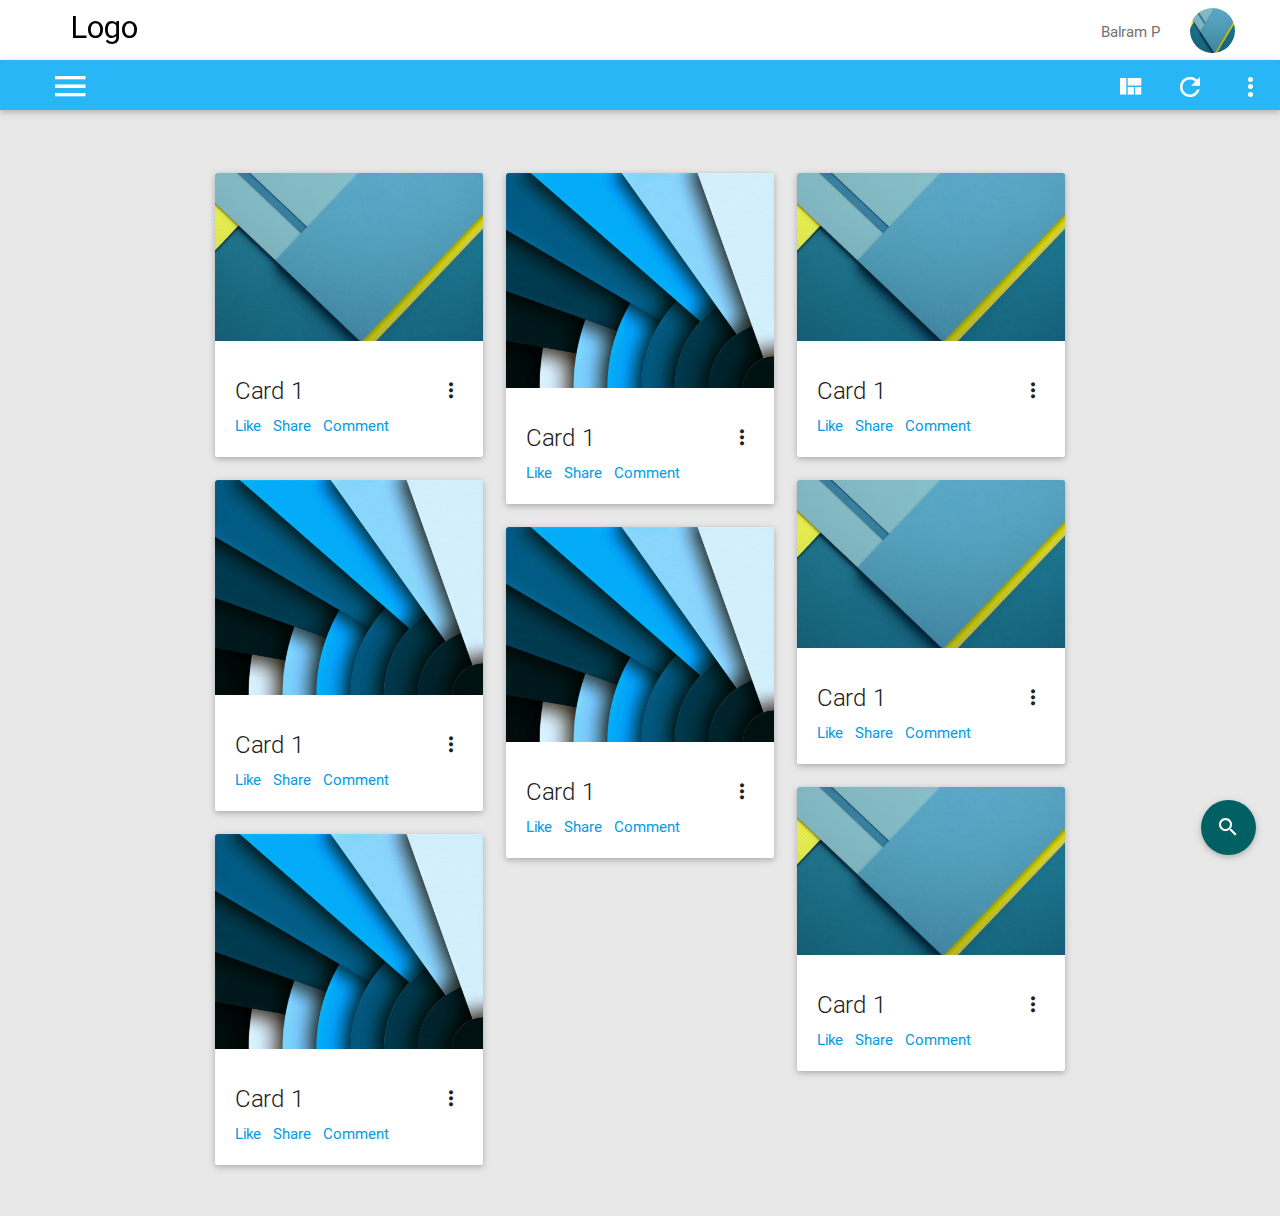
<file: index.html>
<!DOCTYPE html>
<html lang="en">
<head>
    <meta http-equiv="Content-Type" content="text/html; charset=UTF-8"/>
    <meta name="viewport" content="width=device-width, initial-scale=1, maximum-scale=1.0, user-scalable=no"/>
    <title>HomePage</title>
    
    <!-- CSS  -->
    <link href="css/materialize.css" type="text/css" rel="stylesheet" media="screen,projection"/>
    <link rel="stylesheet" href="sidr/stylesheets/jquery.sidr.dark.css">
    <link href="css/style.css" type="text/css" rel="stylesheet" media="screen,projection"/>
</head>
<body>
    <nav class="white" style="height:60px;position:fixed;z-index:5000;" role="navigation">
        <div id="deatil-tab" class="nav-wrapper">
            <a id="logo-container" href="#" class="brand-logo black-text">Logo</a>
            <ul class="right">
                <li>
                    <a class="userd">Balram P</a>
                </li>
                <li>
                    <a id="user-data" href="#" class="black-text">
                        <img id="user-img" class="circle responsive-img" src="img/wall.jpg">
                    </a>
                </li>
            </ul>
        </div>
    </nav>
    <nav class="light-blue lighten-1" style="top:60px;height:50px;position:fixed;z-index:5000;" role="navigation">
        <div class="nav-wrapper">
            <ul class="right hide-on-med-and-down" id="right-tabs" style="display:block;padding-left:50px;">
                <li>
                    <a href="#" class="no-hover tooltipped" data-position="bottom" data-delay="50" data-tooltip="DashBoard">
                        <i class="mdi-action-view-quilt"></i>
                    </a>
                </li>
                <li>
                    <a href="#" class="no-hover tooltipped" data-position="bottom" data-delay="50" data-tooltip="Refresh">
                        <i class="mdi-navigation-refresh"></i>
                    </a>
                </li>
                <li>
                    <a href="#" class="no-hover tooltipped" data-position="bottom" data-delay="50" data-tooltip="More" id="right-menu" href="#right-menu">
                        <i class="mdi-navigation-more-vert"></i>
                    </a>
                </li>
            </ul>
            <ul id="nav-mobile" class="side-nav" style="top:60px;">
                <li><a href="#">Home</a></li>
                <li><a href="#">Recent Cards</a></li>
                <li><a href="#">Reminder</a></li>
                <li><a href="#">About Us</a></li>
            </ul>
            <a href="#" data-activates="nav-mobile" class="button-collapse" style="display:block;padding-left:50px;margin-top:-5px;">
                <i class="mdi-navigation-menu"></i>
            </a>
        </div>
    </nav>
    
    <div id="sidr-right" class="sidr right">
        <ul>
            <li class="active"><a href="#">Sample link 1</a></li>
            <li><a href="#">Sample link 2</a></li>
            <li><a href="#">Sample link 3</a></li>
            <li><a href="#">Sample link 4</a></li>
            <li><a href="#">Sample link 5</a></li>
        </ul>
    </div>
    
    <div class="fixed-action-btn hide-on-med-and-down" style="bottom: 45px; right: 24px;">
        <form action="#" id="searchform" method="get">
            <a class="btn-floating btn-large cyan darken-4">
                <i class="large mdi-action-search"></i>
            </a>
            <input type="text" name="s" class="search">
        </form>
    </div>
    
    <div class="container" style="Padding-top:150px;">
        <div class="section">
            <div class="row isotope">
                <div class="col s12 m12 l4">
                    <div class="card">
                        <div class="card-image waves-effect waves-block waves-light">
                            <img class="activator" src="img/wall.jpg">
                        </div>
                        <div class="card-content">
                            <span class="card-title activator grey-text text-darken-4">
                                Card 1
                                <i class="mdi-navigation-more-vert right"></i>
                            </span>
                            <p><a href="#">Like</a>&nbsp;&nbsp;&nbsp;<a href="#">Share</a>&nbsp;&nbsp;&nbsp;<a href="#">Comment</a></p>
                        </div>
                        <div class="card-reveal">
                            <span class="card-title grey-text text-darken-4">Card 1<i class="mdi-navigation-close right"></i></span>
                            <p>Lorem ipsum dolor sit amet, consectetur adipiscing elit, sed do eiusmod tempor incididunt ut labore et dolore magna aliqua. Ut enim ad minim veniam, quis nostrud exercitation ullamco laboris nisi ut aliquip ex ea commodo consequat. Lorem ipsum dolor sit amet, consectetur adipiscing elit, sed do eiusmod tempor incididunt ut labore et dolore magna aliqua. </p>
                        </div>
                    </div>
                </div>
                <div class="col s12 m12 l4">
                    <div class="card">
                        <div class="card-image waves-effect waves-block waves-light">
                            <img class="activator" src="img/wall2.jpg">
                        </div>
                        <div class="card-content">
                            <span class="card-title activator grey-text text-darken-4">
                                Card 1
                                <i class="mdi-navigation-more-vert right"></i>
                            </span>
                            <p><a href="#">Like</a>&nbsp;&nbsp;&nbsp;<a href="#">Share</a>&nbsp;&nbsp;&nbsp;<a href="#">Comment</a></p>
                        </div>
                        <div class="card-reveal">
                            <span class="card-title grey-text text-darken-4">Card 1<i class="mdi-navigation-close right"></i></span>
                            <p>Lorem ipsum dolor sit amet, consectetur adipiscing elit, sed do eiusmod tempor incididunt ut labore et dolore magna aliqua. Ut enim ad minim veniam, quis nostrud exercitation ullamco laboris nisi ut aliquip ex ea commodo consequat. Lorem ipsum dolor sit amet, consectetur adipiscing elit, sed do eiusmod tempor incididunt ut labore et dolore magna aliqua. Ut enim ad minim veniam, quis nostrud exercitation ullamco laboris nisi ut aliquip ex ea commodo consequat. Lorem ipsum dolor sit amet, consectetur adipiscing elit, sed do eiusmod tempor incididunt ut labore et dolore magna aliqua. Ut enim ad minim veniam, quis nostrud exercitation ullamco laboris nisi ut aliquip ex ea commodo consequat.</p>
                        </div>
                    </div>
                </div>
                <div class="col s12 m12 l4">
                    <div class="card">
                        <div class="card-image waves-effect waves-block waves-light">
                            <img class="activator" src="img/wall.jpg">
                        </div>
                        <div class="card-content">
                            <span class="card-title activator grey-text text-darken-4">
                                Card 1
                                <i class="mdi-navigation-more-vert right"></i>
                            </span>
                            <p><a href="#">Like</a>&nbsp;&nbsp;&nbsp;<a href="#">Share</a>&nbsp;&nbsp;&nbsp;<a href="#">Comment</a></p>
                        </div>
                        <div class="card-reveal">
                            <span class="card-title grey-text text-darken-4">Card 1<i class="mdi-navigation-close right"></i></span>
                            <p>Lorem ipsum dolor sit amet, consectetur adipiscing elit, sed do eiusmod tempor incididunt ut labore et dolore magna aliqua. Ut enim ad minim veniam, quis nostrud exercitation ullamco laboris nisi ut aliquip ex ea commodo consequat. Lorem ipsum dolor sit amet, consectetur adipiscing elit, sed do eiusmod tempor incididunt ut labore et dolore magna aliqua. </p>
                        </div>
                    </div>
                </div>
                <div class="col s12 m12 l4">
                    <div class="card">
                        <div class="card-image waves-effect waves-block waves-light">
                            <img class="activator" src="img/wall2.jpg">
                        </div>
                        <div class="card-content">
                            <span class="card-title activator grey-text text-darken-4">
                                Card 1
                                <i class="mdi-navigation-more-vert right"></i>
                            </span>
                            <p><a href="#">Like</a>&nbsp;&nbsp;&nbsp;<a href="#">Share</a>&nbsp;&nbsp;&nbsp;<a href="#">Comment</a></p>
                        </div>
                        <div class="card-reveal">
                            <span class="card-title grey-text text-darken-4">Card 1<i class="mdi-navigation-close right"></i></span>
                            <p>Lorem ipsum dolor sit amet, consectetur adipiscing elit, sed do eiusmod tempor incididunt ut labore et dolore magna aliqua. Ut enim ad minim veniam, quis nostrud exercitation ullamco laboris nisi ut aliquip ex ea commodo consequat. Lorem ipsum dolor sit amet, consectetur adipiscing elit, sed do eiusmod tempor incididunt ut labore et dolore magna aliqua. </p>
                        </div>
                    </div>
                </div>
                <div class="col s12 m12 l4">
                    <div class="card">
                        <div class="card-image waves-effect waves-block waves-light">
                            <img class="activator" src="img/wall.jpg">
                        </div>
                        <div class="card-content">
                            <span class="card-title activator grey-text text-darken-4">
                                Card 1
                                <i class="mdi-navigation-more-vert right"></i>
                            </span>
                            <p><a href="#">Like</a>&nbsp;&nbsp;&nbsp;<a href="#">Share</a>&nbsp;&nbsp;&nbsp;<a href="#">Comment</a></p>
                        </div>
                        <div class="card-reveal">
                            <span class="card-title grey-text text-darken-4">Card 1<i class="mdi-navigation-close right"></i></span>
                            <p>Lorem ipsum dolor sit amet, consectetur adipiscing elit, sed do eiusmod tempor incididunt ut labore et dolore magna aliqua. Ut enim ad minim veniam, quis nostrud exercitation ullamco laboris nisi ut aliquip ex ea commodo consequat. Lorem ipsum dolor sit amet, consectetur adipiscing elit, sed do eiusmod tempor incididunt ut labore et dolore magna aliqua. Ut enim ad minim veniam, quis nostrud exercitation ullamco laboris nisi ut aliquip ex ea commodo consequat. Lorem ipsum dolor sit amet, consectetur adipiscing elit, sed do eiusmod tempor incididunt ut labore et dolore magna aliqua. Ut enim ad minim veniam, quis nostrud exercitation ullamco laboris nisi ut aliquip ex ea commodo consequat.</p>
                        </div>
                    </div>
                </div>
                <div class="col s12 m12 l4">
                    <div class="card">
                        <div class="card-image waves-effect waves-block waves-light">
                            <img class="activator" src="img/wall2.jpg">
                        </div>
                        <div class="card-content">
                            <span class="card-title activator grey-text text-darken-4">
                                Card 1
                                <i class="mdi-navigation-more-vert right"></i>
                            </span>
                            <p><a href="#">Like</a>&nbsp;&nbsp;&nbsp;<a href="#">Share</a>&nbsp;&nbsp;&nbsp;<a href="#">Comment</a></p>
                        </div>
                        <div class="card-reveal">
                            <span class="card-title grey-text text-darken-4">Card 1<i class="mdi-navigation-close right"></i></span>
                            <p>Lorem ipsum dolor sit amet, consectetur adipiscing elit, sed do eiusmod tempor incididunt ut labore et dolore magna aliqua. Ut enim ad minim veniam, quis nostrud exercitation ullamco laboris nisi ut aliquip ex ea commodo consequat. Lorem ipsum dolor sit amet, consectetur adipiscing elit, sed do eiusmod tempor incididunt ut labore et dolore magna aliqua. </p>
                        </div>
                    </div>
                </div>
                <div class="col s12 m12 l4">
                    <div class="card">
                        <div class="card-image waves-effect waves-block waves-light">
                            <img class="activator" src="img/wall.jpg">
                        </div>
                        <div class="card-content">
                            <span class="card-title activator grey-text text-darken-4">
                                Card 1
                                <i class="mdi-navigation-more-vert right"></i>
                            </span>
                            <p><a href="#">Like</a>&nbsp;&nbsp;&nbsp;<a href="#">Share</a>&nbsp;&nbsp;&nbsp;<a href="#">Comment</a></p>
                        </div>
                        <div class="card-reveal">
                            <span class="card-title grey-text text-darken-4">Card 1<i class="mdi-navigation-close right"></i></span>
                            <p>Lorem ipsum dolor sit amet, consectetur adipiscing elit, sed do eiusmod tempor incididunt ut labore et dolore magna aliqua. Ut enim ad minim veniam, quis nostrud exercitation ullamco laboris nisi ut aliquip ex ea commodo consequat. Lorem ipsum dolor sit amet, consectetur adipiscing elit, sed do eiusmod tempor incididunt ut labore et dolore magna aliqua. </p>
                        </div>
                    </div>
                </div>
                <div class="col s12 m12 l4">
                    <div class="card">
                        <div class="card-image waves-effect waves-block waves-light">
                            <img class="activator" src="img/wall2.jpg">
                        </div>
                        <div class="card-content">
                            <span class="card-title activator grey-text text-darken-4">
                                Card 1
                                <i class="mdi-navigation-more-vert right"></i>
                            </span>
                            <p><a href="#">Like</a>&nbsp;&nbsp;&nbsp;<a href="#">Share</a>&nbsp;&nbsp;&nbsp;<a href="#">Comment</a></p>
                        </div>
                        <div class="card-reveal">
                            <span class="card-title grey-text text-darken-4">Card 1<i class="mdi-navigation-close right"></i></span>
                            <p>Lorem ipsum dolor sit amet, consectetur adipiscing elit, sed do eiusmod tempor incididunt ut labore et dolore magna aliqua. Ut enim ad minim veniam, quis nostrud exercitation ullamco laboris nisi ut aliquip ex ea commodo consequat. Lorem ipsum dolor sit amet, consectetur adipiscing elit, sed do eiusmod tempor incididunt ut labore et dolore magna aliqua. Ut enim ad minim veniam, quis nostrud exercitation ullamco laboris nisi ut aliquip ex ea commodo consequat. Lorem ipsum dolor sit amet, consectetur adipiscing elit, sed do eiusmod tempor incididunt ut labore et dolore magna aliqua. Ut enim ad minim veniam, quis nostrud exercitation ullamco laboris nisi ut aliquip ex ea commodo consequat.</p>
                        </div>
                    </div>
                </div>
        </div>
    </div>
        </div>
    
  
  <!--  Scripts-->
  <script src="js/jquery.js"></script>
  <script src="js/materialize.js"></script>
  <script src="js/init.js"></script>
    <script type='text/javascript' src='js/isotope.min.js'></script>
    <script type='text/javascript' src='js/packery-mode.pkgd.min.js'></script>
    <script type='text/javascript' src='sidr/jquery.sidr.min.js'></script>
    <script type='text/javascript' src='js/main.js'></script>
  </body>
</html>
</file>
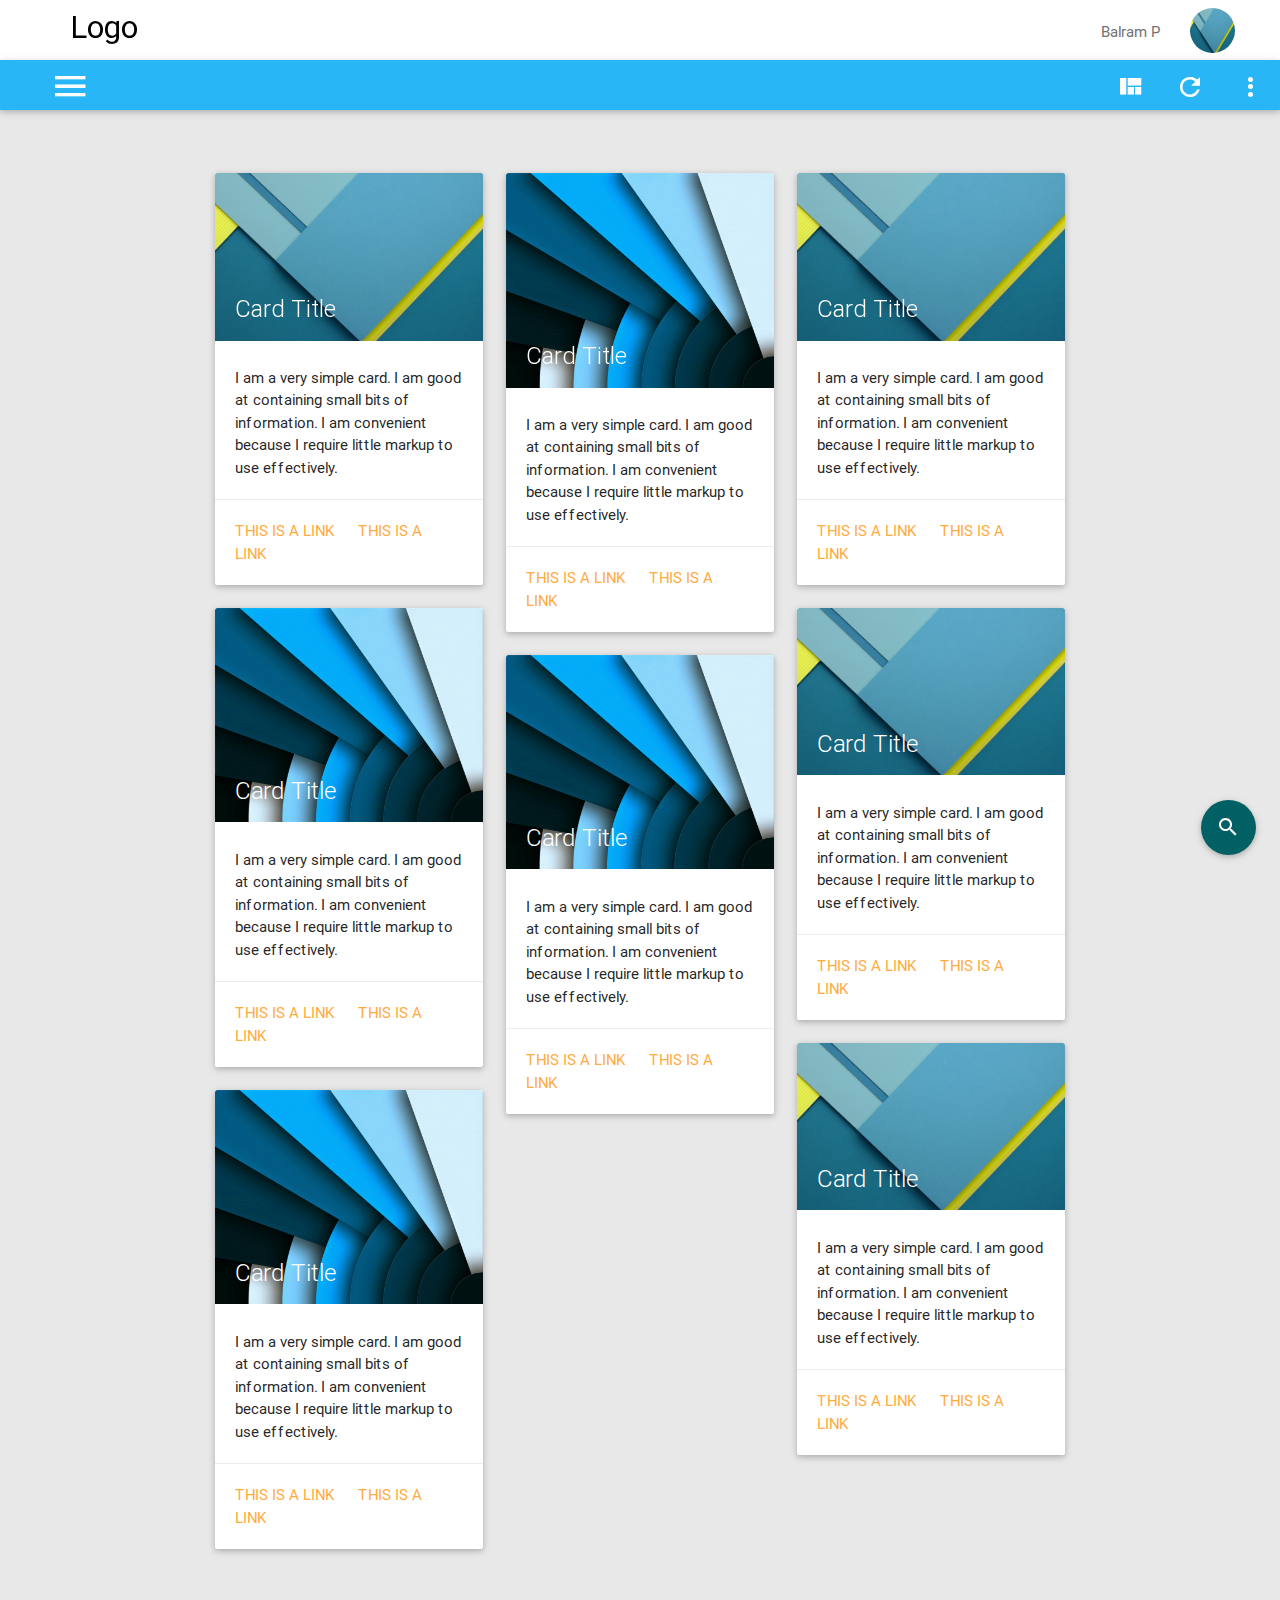
<file: home1.html>
<!DOCTYPE html>
<html lang="en">
<head>
    <meta http-equiv="Content-Type" content="text/html; charset=UTF-8"/>
    <meta name="viewport" content="width=device-width, initial-scale=1, maximum-scale=1.0, user-scalable=no"/>
    <title>HomePage</title>
    
    <!-- CSS  -->
    <link href="css/materialize.css" type="text/css" rel="stylesheet" media="screen,projection"/>
    <link rel="stylesheet" href="sidr/stylesheets/jquery.sidr.dark.css">
    <link href="css/style.css" type="text/css" rel="stylesheet" media="screen,projection"/>
</head>
<body>
    <nav class="white" style="height:60px;position:fixed;z-index:5000;" role="navigation">
        <div id="deatil-tab" class="nav-wrapper">
            <a id="logo-container" href="#" class="brand-logo black-text">Logo</a>
            <ul class="right">
                <li>
                    <a class="userd">Balram P</a>
                </li>
                <li>
                    <a id="user-data" href="#" class="black-text">
                        <img id="user-img" class="circle responsive-img" src="img/wall.jpg">
                    </a>
                </li>
            </ul>
        </div>
    </nav>
    <nav class="light-blue lighten-1" style="top:60px;height:50px;position:fixed;z-index:5000;" role="navigation">
        <div class="nav-wrapper">
            <ul class="right hide-on-med-and-down" id="right-tabs" style="display:block;padding-left:50px;">
                <li>
                    <a href="#" class="no-hover tooltipped" data-position="bottom" data-delay="50" data-tooltip="DashBoard">
                        <i class="mdi-action-view-quilt"></i>
                    </a>
                </li>
                <li>
                    <a href="#" class="no-hover tooltipped" data-position="bottom" data-delay="50" data-tooltip="Refresh">
                        <i class="mdi-navigation-refresh"></i>
                    </a>
                </li>
                <li>
                    <a href="#" class="no-hover tooltipped" data-position="bottom" data-delay="50" data-tooltip="More" id="right-menu" href="#right-menu">
                        <i class="mdi-navigation-more-vert"></i>
                    </a>
                </li>
            </ul>
            <ul id="nav-mobile" class="side-nav" style="top:60px;">
                <li><a href="#">Home</a></li>
                <li><a href="#">Recent Cards</a></li>
                <li><a href="#">Reminder</a></li>
                <li><a href="#">About Us</a></li>
            </ul>
            <a href="#" data-activates="nav-mobile" class="button-collapse" style="display:block;padding-left:50px;margin-top:-5px;">
                <i class="mdi-navigation-menu"></i>
            </a>
        </div>
    </nav>
    
    <div id="sidr-right" class="sidr right">
        <ul>
            <li class="active"><a href="#">Sample link 1</a></li>
            <li><a href="#">Sample link 2</a></li>
            <li><a href="#">Sample link 3</a></li>
            <li><a href="#">Sample link 4</a></li>
            <li><a href="#">Sample link 5</a></li>
        </ul>
    </div>
    
    <div class="fixed-action-btn hide-on-med-and-down" style="bottom: 45px; right: 24px;">
        <form action="#" id="searchform" method="get">
            <a class="btn-floating btn-large cyan darken-4">
                <i class="large mdi-action-search"></i>
            </a>
            <input type="text" name="s" class="search">
        </form>
    </div>
    
    <div class="container" style="Padding-top:150px;">
        <div class="section">
            <div class="row isotope">
                <div class="col s12 m12 l4">
                    <div class="card">
                        <div class="card-image waves-effect waves-block waves-light">
                            <a class="modal-trigger" href="#modal1">
                                <img class="" src="img/wall.jpg">
                                <span class="card-title">Card Title</span>
                            </a>
                        </div>
                        <div class="card-content">
                            <p>I am a very simple card. I am good at containing small bits of information.
                                I am convenient because I require little markup to use effectively.</p>
                        </div>
                        <div class="card-action">
                            <a href="#">This is a link</a>
                            <a href='#'>This is a link</a>
                        </div>
                    </div>
                </div>
                
                <div class="col s12 m12 l4">
                    <div class="card">
                        <div class="card-image waves-effect waves-block waves-light">
                            <a class="modal-trigger" href="#modal2">
                                <img src="img/wall2.jpg">
                                <span class="card-title">Card Title</span>
                            </a>
                        </div>
                        <div class="card-content">
                            <p>I am a very simple card. I am good at containing small bits of information.
                                I am convenient because I require little markup to use effectively.</p>
                        </div>
                        <div class="card-action">
                            <a href="#">This is a link</a>
                            <a href='#'>This is a link</a>
                        </div>
                    </div>
                </div>
                
                <div class="col s12 m12 l4">
                    <div class="card">
                        <div class="card-image waves-effect waves-block waves-light">
                            <a class="modal-trigger" href="#modal3">
                                <img src="img/wall.jpg">
                                <span class="card-title">Card Title</span>
                            </a>
                        </div>
                        <div class="card-content">
                            <p>I am a very simple card. I am good at containing small bits of information.
                                I am convenient because I require little markup to use effectively.</p>
                        </div>
                        <div class="card-action">
                            <a href="#">This is a link</a>
                            <a href='#'>This is a link</a>
                        </div>
                    </div>
                </div>
                
                <div class="col s12 m12 l4">
                    <div class="card">
                        <div class="card-image">
                            <img src="img/wall2.jpg">
                            <span class="card-title">Card Title</span>
                        </div>
                        <div class="card-content">
                            <p>I am a very simple card. I am good at containing small bits of information.
                                I am convenient because I require little markup to use effectively.</p>
                        </div>
                        <div class="card-action">
                            <a href="#">This is a link</a>
                            <a href='#'>This is a link</a>
                        </div>
                    </div>
                </div>
                
                <div class="col s12 m12 l4">
                    <div class="card">
                        <div class="card-image">
                            <img src="img/wall.jpg">
                            <span class="card-title">Card Title</span>
                        </div>
                        <div class="card-content">
                            <p>I am a very simple card. I am good at containing small bits of information.
                                I am convenient because I require little markup to use effectively.</p>
                        </div>
                        <div class="card-action">
                            <a href="#">This is a link</a>
                            <a href='#'>This is a link</a>
                        </div>
                    </div>
                </div>
                
                <div class="col s12 m12 l4">
                    <div class="card">
                        <div class="card-image">
                            <img src="img/wall2.jpg">
                            <span class="card-title">Card Title</span>
                        </div>
                        <div class="card-content">
                            <p>I am a very simple card. I am good at containing small bits of information.
                                I am convenient because I require little markup to use effectively.</p>
                        </div>
                        <div class="card-action">
                            <a href="#">This is a link</a>
                            <a href='#'>This is a link</a>
                        </div>
                    </div>
                </div>
                
                <div class="col s12 m12 l4">
                    <div class="card">
                        <div class="card-image">
                            <img src="img/wall.jpg">
                            <span class="card-title">Card Title</span>
                        </div>
                        <div class="card-content">
                            <p>I am a very simple card. I am good at containing small bits of information.
                                I am convenient because I require little markup to use effectively.</p>
                        </div>
                        <div class="card-action">
                            <a href="#">This is a link</a>
                            <a href='#'>This is a link</a>
                        </div>
                    </div>
                </div>
                
                <div class="col s12 m12 l4">
                    <div class="card">
                        <div class="card-image">
                            <img src="img/wall2.jpg">
                            <span class="card-title">Card Title</span>
                        </div>
                        <div class="card-content">
                            <p>I am a very simple card. I am good at containing small bits of information.
                                I am convenient because I require little markup to use effectively.</p>
                        </div>
                        <div class="card-action">
                            <a href="#">This is a link</a>
                            <a href='#'>This is a link</a>
                        </div>
                    </div>
                </div>
            
            </div>
        </div>
    </div>

    <!--Modals-->
    <div id="modal1" class="modal bottom-sheet" style="max-height:83.5%;min-height:83.5%;">
        <i class="mdi-navigation-expand-more modal-close right " style="font-size:45px;padding-right:20px;cursor:pointer;" data-target="modal1"></i>
        <i class="mdi-image-loupe right tooltipped" data-position="bottom" data-delay="20" data-tooltip="Add New" style="font-size:45px;padding-right:5px;cursor:pointer;"></i>
        <div class="modal-content">
            <h4>Region One</h4>
            <ul class="collection">
                <li class="row collection-item avatar">
                    <div class="col s3">
                        <img src="img/wall2.jpg" alt="" class="circle">
                        <span class="title">Building One</span>
                        <p>Street<br>City</p>
                    </div>
                    <div class="col s5 hide-on-med-and-down">
                        <p>Description: I am a very simple card. I am good at containing small bits of information.I am a very simple card. I am good at containing small bits of information.</p>
                    </div>
                    <div class="col s3 right-align hide-on-med-and-down">
                        <p>Timing: 24x7<br>Contact: +91 8129130866<br>123 4567 890</p>
                    </div>
                    <a href="#!" class="secondary-content">
                        <i class="mdi-action-grade"></i>
                    </a>
                </li>
                <li class="row collection-item avatar">
                    <div class="col s3">
                        <img src="img/wall2.jpg" alt="" class="circle">
                        <span class="title">Building One</span>
                        <p>Street<br>City</p>
                    </div>
                    <div class="col s5 hide-on-med-and-down">
                        <p>Description: I am a very simple card. I am good at containing small bits of information.I am a very simple card. I am good at containing small bits of information.</p>
                    </div>
                    <div class="col s3 right-align hide-on-med-and-down">
                        <p>Timing: 24x7<br>Contact: +91 8129130866<br>123 4567 890</p>
                    </div>
                    <a href="#!" class="secondary-content">
                        <i class="mdi-action-grade"></i>
                    </a>
                </li>
                <li class="row collection-item avatar">
                    <div class="col s3">
                        <i class="mdi-action-assessment circle green"></i>
                        <span class="title">Building Three</span>
                        <p>Street<br>City</p>
                    </div>
                    <div class="col s5 hide-on-med-and-down">
                        <p>Description: I am a very simple card. I am good at containing small bits of information.I am a very simple card. I am good at containing small bits of information.</p>
                    </div>
                    <div class="col s3 right-align hide-on-med-and-down">
                        <p>Timing: 24x7<br>Contact: +91 8129130866<br>123 4567 890</p>
                    </div>
                    <a href="#!" class="secondary-content">
                        <i class="mdi-action-grade"></i>
                    </a>
                </li>
                <li class="row collection-item avatar">
                    <div class="col s3">
                        <i class="mdi-av-play-arrow circle red"></i>
                        <span class="title">Building Four</span>
                        <p>Street<br>City</p>
                    </div>
                    <div class="col s5 hide-on-med-and-down">
                        <p>Description: I am a very simple card. I am good at containing small bits of information.I am a very simple card. I am good at containing small bits of information.</p>
                    </div>
                    <div class="col s3 right-align hide-on-med-and-down">
                        <p>Timing: 24x7<br>Contact: +91 8129130866<br>123 4567 890</p>
                    </div>
                    <a href="#!" class="secondary-content">
                        <i class="mdi-action-grade"></i>
                    </a>
                </li>
                
            </ul>
        </div>
    </div>
    
    <div id="modal2" class="modal bottom-sheet" style="max-height:83.5%;min-height:83.5%;">
        <i class="mdi-navigation-expand-more modal-close right " style="font-size:45px;padding-right:20px;cursor:pointer;" data-target="modal2"></i>
        <i class="mdi-image-loupe right tooltipped" data-position="bottom" data-delay="20" data-tooltip="Add New" style="font-size:45px;padding-right:5px;cursor:pointer;"></i>
        <div class="modal-content">
            <h4>Region Two</h4>
            <ul class="collection">
            </ul>
            <div class="no-content" style="font-size:100px;padding-top:10%;text-align:center;">
                <i class="mdi-image-loupe grey-text"></i>
            </div>
        </div>
    </div>
    
    <div id="modal3" class="modal bottom-sheet" style="max-height:83.5%;min-height:83.5%;">
        <i class="mdi-navigation-expand-more modal-close right " style="font-size:45px;padding-right:20px;cursor:pointer;" data-target="modal3"></i>
        <i class="mdi-image-loupe right tooltipped" data-position="bottom" data-delay="20" data-tooltip="Add New" style="font-size:45px;padding-right:5px;cursor:pointer;"></i>
        <div class="modal-content">
            <h4>Region Three</h4>
            <ul class="collection">
                <li class="row collection-item avatar">
                    <div class="col s3">
                        <img src="img/wall2.jpg" alt="" class="circle">
                        <span class="title">Building One</span>
                        <p>Street<br>City</p>
                    </div>
                    <div class="col s5 hide-on-med-and-down">
                        <p>Description: I am a very simple card. I am good at containing small bits of information.I am a very simple card. I am good at containing small bits of information.</p>
                    </div>
                    <div class="col s3 right-align hide-on-med-and-down">
                        <p>Timing: 24x7<br>Contact: +91 8129130866<br>123 4567 890</p>
                    </div>
                    <a href="#!" class="secondary-content">
                        <i class="mdi-action-grade"></i>
                    </a>
                </li>
                <li class="row collection-item avatar">
                    <div class="col s3">
                        <img src="img/wall2.jpg" alt="" class="circle">
                        <span class="title">Building One</span>
                        <p>Street<br>City</p>
                    </div>
                    <div class="col s5 hide-on-med-and-down">
                        <p>Description: I am a very simple card. I am good at containing small bits of information.I am a very simple card. I am good at containing small bits of information.</p>
                    </div>
                    <div class="col s3 right-align hide-on-med-and-down">
                        <p>Timing: 24x7<br>Contact: +91 8129130866<br>123 4567 890</p>
                    </div>
                    <a href="#!" class="secondary-content">
                        <i class="mdi-action-grade"></i>
                    </a>
                </li>
                <li class="row collection-item avatar">
                    <div class="col s3">
                        <i class="mdi-file-folder circle"></i>
                        <span class="title">Building Two</span>
                        <p>Street<br>City</p>
                    </div>
                    <div class="col s5 hide-on-med-and-down">
                        <p class="truncate">Description: I am a very simple card. I am good at containing small bits of information.I am a very simple card. I am good at containing small bits of information.</p>
                    </div>
                    <div class="col s3 right-align hide-on-med-and-down">
                        <p>Timing: 24x7<br>Contact: +91 8129130866<br>123 4567 890</p>
                    </div>
                    <a href="#!" class="secondary-content">
                        <i class="mdi-action-grade"></i>
                    </a>
                </li>
                <li class="row collection-item avatar">
                    <div class="col s3">
                        <i class="mdi-action-assessment circle green"></i>
                        <span class="title">Building Three</span>
                        <p>Street<br>City</p>
                    </div>
                    <div class="col s5 hide-on-med-and-down">
                        <p>Description: I am a very simple card. I am good at containing small bits of information.I am a very simple card. I am good at containing small bits of information.</p>
                    </div>
                    <div class="col s3 right-align hide-on-med-and-down">
                        <p>Timing: 24x7<br>Contact: +91 8129130866<br>123 4567 890</p>
                    </div>
                    <a href="#!" class="secondary-content">
                        <i class="mdi-action-grade"></i>
                    </a>
                </li>
                <li class="row collection-item avatar">
                    <div class="col s3">
                        <i class="mdi-av-play-arrow circle red"></i>
                        <span class="title">Building Four</span>
                        <p>Street<br>City</p>
                    </div>
                    <div class="col s5 hide-on-med-and-down">
                        <p>Description: I am a very simple card. I am good at containing small bits of information.I am a very simple card. I am good at containing small bits of information.</p>
                    </div>
                    <div class="col s3 right-align hide-on-med-and-down">
                        <p>Timing: 24x7<br>Contact: +91 8129130866<br>123 4567 890</p>
                    </div>
                    <a href="#!" class="secondary-content">
                        <i class="mdi-action-grade"></i>
                    </a>
                </li>
                <li class="row collection-item avatar">
                    <div class="col s3">
                        <img src="img/wall2.jpg" alt="" class="circle">
                        <span class="title">Building One</span>
                        <p>Street<br>City</p>
                    </div>
                    <div class="col s5 hide-on-med-and-down">
                        <p>Description: I am a very simple card. I am good at containing small bits of information.I am a very simple card. I am good at containing small bits of information.</p>
                    </div>
                    <div class="col s3 right-align hide-on-med-and-down">
                        <p>Timing: 24x7<br>Contact: +91 8129130866<br>123 4567 890</p>
                    </div>
                    <a href="#!" class="secondary-content">
                        <i class="mdi-action-grade"></i>
                    </a>
                </li>
                <li class="row collection-item avatar">
                    <div class="col s3">
                        <img src="img/wall2.jpg" alt="" class="circle">
                        <span class="title">Building One</span>
                        <p>Street<br>City</p>
                    </div>
                    <div class="col s5 hide-on-med-and-down">
                        <p>Description: I am a very simple card. I am good at containing small bits of information.I am a very simple card. I am good at containing small bits of information.</p>
                    </div>
                    <div class="col s3 right-align hide-on-med-and-down">
                        <p>Timing: 24x7<br>Contact: +91 8129130866<br>123 4567 890</p>
                    </div>
                    <a href="#!" class="secondary-content">
                        <i class="mdi-action-grade"></i>
                    </a>
                </li>
                <li class="row collection-item avatar">
                    <div class="col s3">
                        <i class="mdi-file-folder circle"></i>
                        <span class="title">Building Two</span>
                        <p>Street<br>City</p>
                    </div>
                    <div class="col s5 hide-on-med-and-down">
                        <p class="truncate">Description: I am a very simple card. I am good at containing small bits of information.I am a very simple card. I am good at containing small bits of information.</p>
                    </div>
                    <div class="col s3 right-align hide-on-med-and-down">
                        <p>Timing: 24x7<br>Contact: +91 8129130866<br>123 4567 890</p>
                    </div>
                    <a href="#!" class="secondary-content">
                        <i class="mdi-action-grade"></i>
                    </a>
                </li>
                <li class="row collection-item avatar">
                    <div class="col s3">
                        <i class="mdi-action-assessment circle green"></i>
                        <span class="title">Building Three</span>
                        <p>Street<br>City</p>
                    </div>
                    <div class="col s5 hide-on-med-and-down">
                        <p>Description: I am a very simple card. I am good at containing small bits of information.I am a very simple card. I am good at containing small bits of information.</p>
                    </div>
                    <div class="col s3 right-align hide-on-med-and-down">
                        <p>Timing: 24x7<br>Contact: +91 8129130866<br>123 4567 890</p>
                    </div>
                    <a href="#!" class="secondary-content">
                        <i class="mdi-action-grade"></i>
                    </a>
                </li>
                <li class="row collection-item avatar">
                    <div class="col s3">
                        <i class="mdi-av-play-arrow circle red"></i>
                        <span class="title">Building Four</span>
                        <p>Street<br>City</p>
                    </div>
                    <div class="col s5 hide-on-med-and-down">
                        <p>Description: I am a very simple card. I am good at containing small bits of information.I am a very simple card. I am good at containing small bits of information.</p>
                    </div>
                    <div class="col s3 right-align hide-on-med-and-down">
                        <p>Timing: 24x7<br>Contact: +91 8129130866<br>123 4567 890</p>
                    </div>
                    <a href="#!" class="secondary-content">
                        <i class="mdi-action-grade"></i>
                    </a>
                </li>
                
            </ul>
        </div>
    </div>
  
  <!--  Scripts-->
  <script src="js/jquery.js"></script>
  <script src="js/materialize.js"></script>
  <script src="js/init.js"></script>
    <script type='text/javascript' src='js/isotope.min.js'></script>
    <script type='text/javascript' src='js/packery-mode.pkgd.min.js'></script>
    <script type='text/javascript' src='sidr/jquery.sidr.min.js'></script>
    <script type='text/javascript' src='js/main.js'></script>
    <script type='text/javascript' src='js/home_1.js'></script>
  </body>
</html>
</file>
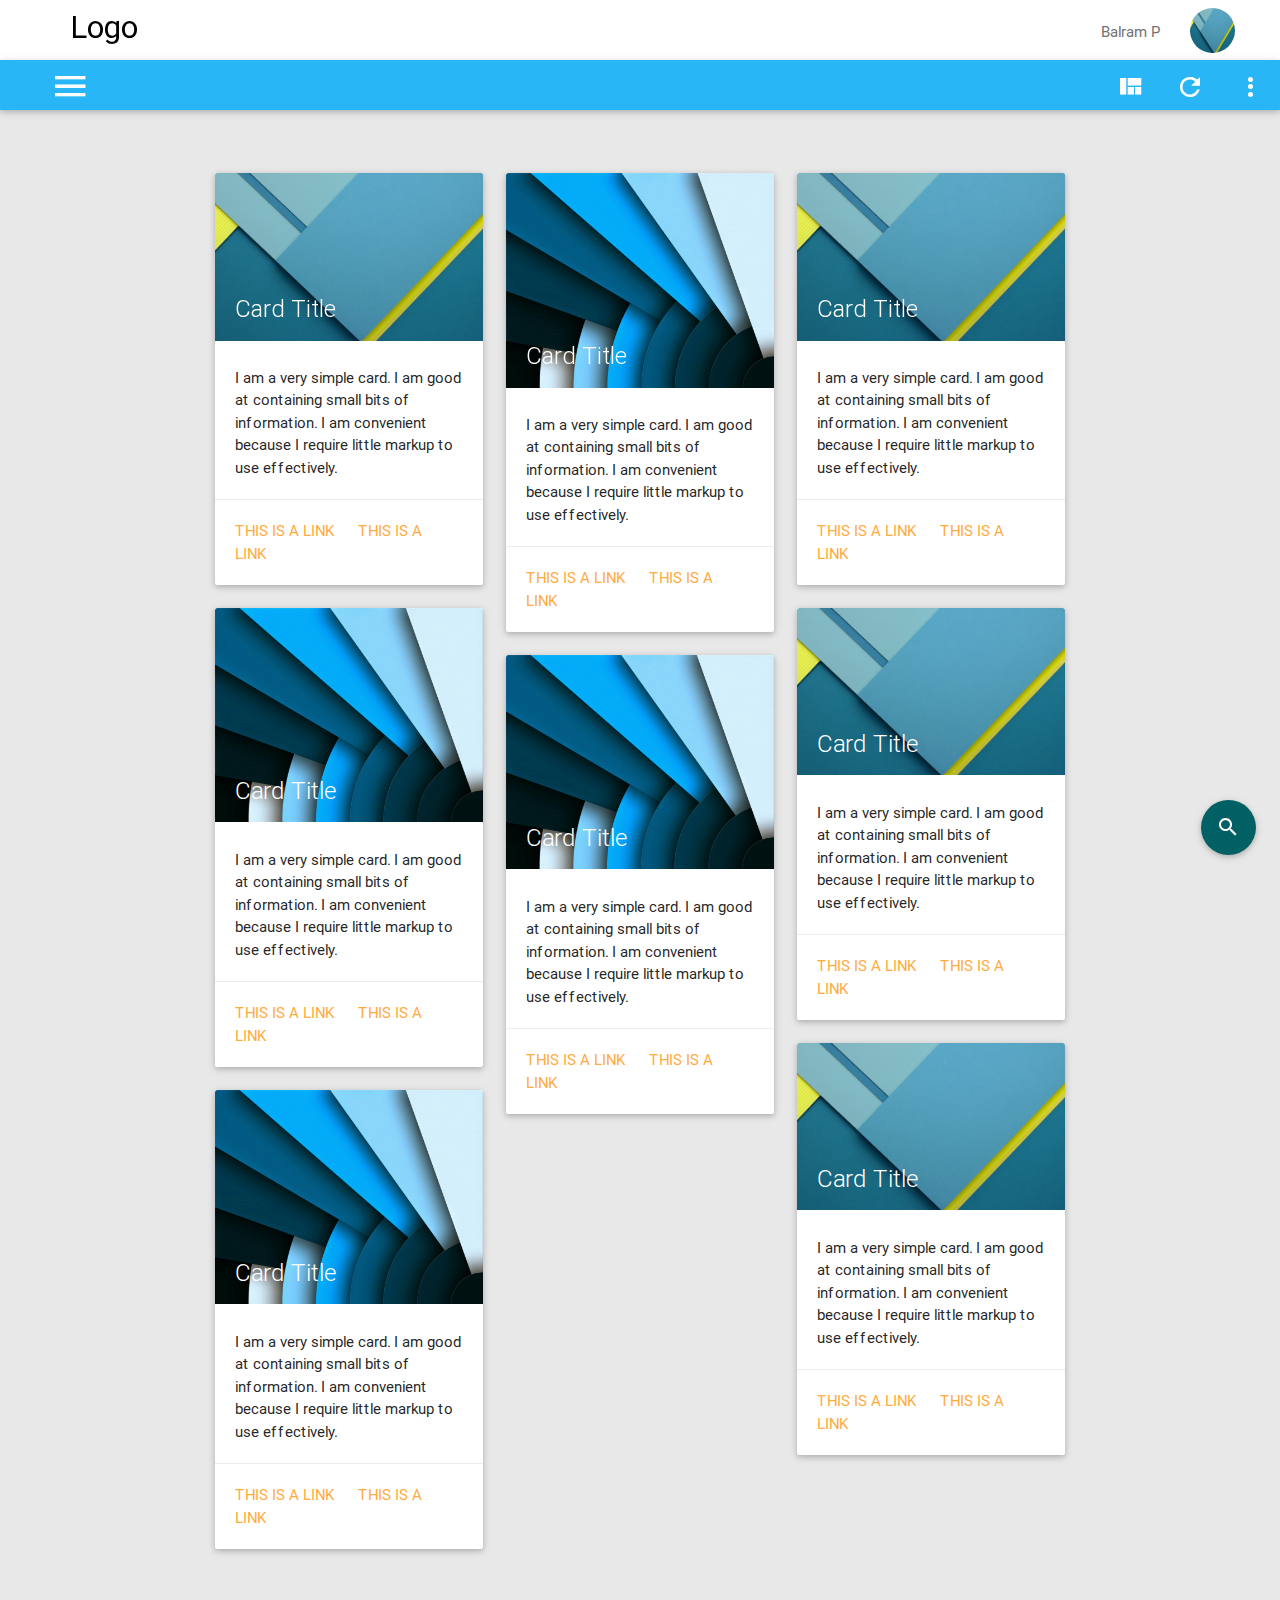
<file: home2.html>
<!DOCTYPE html>
<html lang="en">
<head>
    <meta http-equiv="Content-Type" content="text/html; charset=UTF-8"/>
    <meta name="viewport" content="width=device-width, initial-scale=1, maximum-scale=1.0, user-scalable=no"/>
    <title>HomePage</title>
    
    <!-- CSS  -->
    <link href="css/materialize.css" type="text/css" rel="stylesheet" media="screen,projection"/>
    <link rel="stylesheet" href="sidr/stylesheets/jquery.sidr.dark.css">
    <link href="css/style.css" type="text/css" rel="stylesheet" media="screen,projection"/>
</head>
<body>
    <nav class="white" style="height:60px;position:fixed;z-index:5000;" role="navigation">
        <div id="deatil-tab" class="nav-wrapper">
            <a id="logo-container" href="#" class="brand-logo black-text">Logo</a>
            <ul class="right">
                <li>
                    <a class="userd">Balram P</a>
                </li>
                <li>
                    <a id="user-data" href="#" class="black-text">
                        <img id="user-img" class="circle responsive-img" src="img/wall.jpg">
                    </a>
                </li>
            </ul>
        </div>
    </nav>
    <nav class="light-blue lighten-1" style="top:60px;height:50px;position:fixed;z-index:5000;" role="navigation">
        <div class="nav-wrapper">
            <ul class="right hide-on-med-and-down" id="right-tabs" style="display:block;padding-left:50px;">
                <li>
                    <a href="#" class="no-hover tooltipped" data-position="bottom" data-delay="50" data-tooltip="DashBoard">
                        <i class="mdi-action-view-quilt"></i>
                    </a>
                </li>
                <li>
                    <a href="#" class="no-hover tooltipped" data-position="bottom" data-delay="50" data-tooltip="Refresh">
                        <i class="mdi-navigation-refresh"></i>
                    </a>
                </li>
                <li>
                    <a href="#" class="no-hover tooltipped" data-position="bottom" data-delay="50" data-tooltip="More" id="right-menu" href="#right-menu">
                        <i class="mdi-navigation-more-vert"></i>
                    </a>
                </li>
            </ul>
            <ul id="nav-mobile" class="side-nav" style="top:60px;">
                <li><a href="#">Home</a></li>
                <li><a href="#">Recent Cards</a></li>
                <li><a href="#">Reminder</a></li>
                <li><a href="#">About Us</a></li>
            </ul>
            <a href="#" data-activates="nav-mobile" class="button-collapse" style="display:block;padding-left:50px;margin-top:-5px;">
                <i class="mdi-navigation-menu"></i>
            </a>
        </div>
    </nav>
    
    <div id="sidr-right" class="sidr right">
        <ul>
            <li class="active"><a href="#">Sample link 1</a></li>
            <li><a href="#">Sample link 2</a></li>
            <li><a href="#">Sample link 3</a></li>
            <li><a href="#">Sample link 4</a></li>
            <li><a href="#">Sample link 5</a></li>
        </ul>
    </div>
    
    <div class="fixed-action-btn hide-on-med-and-down" style="bottom: 45px; right: 24px;">
        <form action="#" id="searchform" method="get">
            <a class="btn-floating btn-large cyan darken-4">
                <i class="large mdi-action-search"></i>
            </a>
            <input type="text" name="s" class="search">
        </form>
    </div>
    
    <div class="container" style="Padding-top:150px;">
        <div class="section">
            <div class="row isotope">
                <div class="col s12 m12 l4">
                    <div class="card">
                        <div class="card-image waves-effect waves-block waves-light">
                            <a class="modal-trigger" href="#modal1">
                                <img class="" src="img/wall.jpg">
                                <span class="card-title">Card Title</span>
                            </a>
                        </div>
                        <div class="card-content">
                            <p>I am a very simple card. I am good at containing small bits of information.
                                I am convenient because I require little markup to use effectively.</p>
                        </div>
                        <div class="card-action">
                            <a href="#">This is a link</a>
                            <a href='#'>This is a link</a>
                        </div>
                    </div>
                </div>
                
                <div class="col s12 m12 l4">
                    <div class="card">
                        <div class="card-image waves-effect waves-block waves-light">
                            <a class="modal-trigger" href="#modal2">
                                <img src="img/wall2.jpg">
                                <span class="card-title">Card Title</span>
                            </a>
                        </div>
                        <div class="card-content">
                            <p>I am a very simple card. I am good at containing small bits of information.
                                I am convenient because I require little markup to use effectively.</p>
                        </div>
                        <div class="card-action">
                            <a href="#">This is a link</a>
                            <a href='#'>This is a link</a>
                        </div>
                    </div>
                </div>
                
                <div class="col s12 m12 l4">
                    <div class="card">
                        <div class="card-image waves-effect waves-block waves-light">
                            <a class="modal-trigger" href="#modal3">
                                <img src="img/wall.jpg">
                                <span class="card-title">Card Title</span>
                            </a>
                        </div>
                        <div class="card-content">
                            <p>I am a very simple card. I am good at containing small bits of information.
                                I am convenient because I require little markup to use effectively.</p>
                        </div>
                        <div class="card-action">
                            <a href="#">This is a link</a>
                            <a href='#'>This is a link</a>
                        </div>
                    </div>
                </div>
                
                <div class="col s12 m12 l4">
                    <div class="card">
                        <div class="card-image">
                            <img src="img/wall2.jpg">
                            <span class="card-title">Card Title</span>
                        </div>
                        <div class="card-content">
                            <p>I am a very simple card. I am good at containing small bits of information.
                                I am convenient because I require little markup to use effectively.</p>
                        </div>
                        <div class="card-action">
                            <a href="#">This is a link</a>
                            <a href='#'>This is a link</a>
                        </div>
                    </div>
                </div>
                
                <div class="col s12 m12 l4">
                    <div class="card">
                        <div class="card-image">
                            <img src="img/wall.jpg">
                            <span class="card-title">Card Title</span>
                        </div>
                        <div class="card-content">
                            <p>I am a very simple card. I am good at containing small bits of information.
                                I am convenient because I require little markup to use effectively.</p>
                        </div>
                        <div class="card-action">
                            <a href="#">This is a link</a>
                            <a href='#'>This is a link</a>
                        </div>
                    </div>
                </div>
                
                <div class="col s12 m12 l4">
                    <div class="card">
                        <div class="card-image">
                            <img src="img/wall2.jpg">
                            <span class="card-title">Card Title</span>
                        </div>
                        <div class="card-content">
                            <p>I am a very simple card. I am good at containing small bits of information.
                                I am convenient because I require little markup to use effectively.</p>
                        </div>
                        <div class="card-action">
                            <a href="#">This is a link</a>
                            <a href='#'>This is a link</a>
                        </div>
                    </div>
                </div>
                
                <div class="col s12 m12 l4">
                    <div class="card">
                        <div class="card-image">
                            <img src="img/wall.jpg">
                            <span class="card-title">Card Title</span>
                        </div>
                        <div class="card-content">
                            <p>I am a very simple card. I am good at containing small bits of information.
                                I am convenient because I require little markup to use effectively.</p>
                        </div>
                        <div class="card-action">
                            <a href="#">This is a link</a>
                            <a href='#'>This is a link</a>
                        </div>
                    </div>
                </div>
                
                <div class="col s12 m12 l4">
                    <div class="card">
                        <div class="card-image">
                            <img src="img/wall2.jpg">
                            <span class="card-title">Card Title</span>
                        </div>
                        <div class="card-content">
                            <p>I am a very simple card. I am good at containing small bits of information.
                                I am convenient because I require little markup to use effectively.</p>
                        </div>
                        <div class="card-action">
                            <a href="#">This is a link</a>
                            <a href='#'>This is a link</a>
                        </div>
                    </div>
                </div>
            
            </div>
        </div>
    </div>

    <!--Modals-->
    <div id="modal1" class="modal bottom-sheet" style="max-height:83.5%;min-height:83.5%;">
        <i class="mdi-navigation-expand-more modal-close right " style="font-size:45px;padding-right:20px;cursor:pointer;" data-target="modal1"></i>
        <i class="mdi-image-loupe right tooltipped" data-position="bottom" data-delay="20" data-tooltip="Add New" style="font-size:45px;padding-right:5px;cursor:pointer;"></i>
        <div class="modal-content">
            <h4>Region One</h4>
            <ul class="collapsible popout" data-collapsible="accordion">
                <li class="abcdef">
                    <div class="collapsible-header">
                        <i class="mdi-file-folder circle"></i>
                        <span class="title">Building One</span>
                    </div>
                    <div class="collapsible-body">
                        <div class="build-addr">
                            <p>Street: Thrikkakara</p>
                            <p>City: Ernakulam</p>
                        </div>
                    <div class="col s5 hide-on-med-and-down">
                        <p>Description: I am a very simple card. I am good at containing small bits of information.I am a very simple card. I am good at containing small bits of information.</p>
                    </div>
                    <div class="col s3 right-align hide-on-med-and-down">
                        <p>Timing: 24x7<br>Contact: +91 8129130866<br>123 4567 890</p>
                    </div>
                    <a href="#!" class="secondary-content">
                        <i class="mdi-action-grade"></i>
                    </a>
                    </div>
                </li>
                <li class="abcdef">
                    <div class="collapsible-header"><i class="mdi-maps-place"></i>Second</div>
                    <div class="collapsible-body"><p>Lorem ipsum dolor sit amet.</p></div>
                </li>
                <li class="abcdef">
                    <div class="collapsible-header"><i class="mdi-social-whatshot"></i>Third</div>
                    <div class="collapsible-body"><p>Lorem ipsum dolor sit amet.</p></div>
                </li>
            </ul>
        </div>
    </div>
    
    <div id="modal2" class="modal bottom-sheet" style="max-height:83.5%;min-height:83.5%;">
        <i class="mdi-navigation-expand-more modal-close right " style="font-size:45px;padding-right:20px;cursor:pointer;" data-target="modal2"></i>
        <i class="mdi-image-loupe right tooltipped" data-position="bottom" data-delay="20" data-tooltip="Add New" style="font-size:45px;padding-right:5px;cursor:pointer;"></i>
        <div class="modal-content">
            <h4>Region Two</h4>
            <ul class="collection">
            </ul>
            <div class="no-content" style="font-size:100px;padding-top:10%;text-align:center;">
                <i class="mdi-image-loupe grey-text"></i>
            </div>
        </div>
    </div>
    
    <div id="modal3" class="modal bottom-sheet" style="max-height:83.5%;min-height:83.5%;">
        <i class="mdi-navigation-expand-more modal-close right " style="font-size:45px;padding-right:20px;cursor:pointer;" data-target="modal3"></i>
        <i class="mdi-image-loupe right tooltipped" data-position="bottom" data-delay="20" data-tooltip="Add New" style="font-size:45px;padding-right:5px;cursor:pointer;"></i>
        <div class="modal-content">
            <h4>Region Three</h4>
            <ul class="collection">
                <li class="row collection-item avatar">
                    <div class="col s3">
                        <img src="img/wall2.jpg" alt="" class="circle">
                        <span class="title">Building One</span>
                        <p>Street<br>City</p>
                    </div>
                    <div class="col s5 hide-on-med-and-down">
                        <p>Description: I am a very simple card. I am good at containing small bits of information.I am a very simple card. I am good at containing small bits of information.</p>
                    </div>
                    <div class="col s3 right-align hide-on-med-and-down">
                        <p>Timing: 24x7<br>Contact: +91 8129130866<br>123 4567 890</p>
                    </div>
                    <a href="#!" class="secondary-content">
                        <i class="mdi-action-grade"></i>
                    </a>
                </li>
                <li class="row collection-item avatar">
                    <div class="col s3">
                        <img src="img/wall2.jpg" alt="" class="circle">
                        <span class="title">Building One</span>
                        <p>Street<br>City</p>
                    </div>
                    <div class="col s5 hide-on-med-and-down">
                        <p>Description: I am a very simple card. I am good at containing small bits of information.I am a very simple card. I am good at containing small bits of information.</p>
                    </div>
                    <div class="col s3 right-align hide-on-med-and-down">
                        <p>Timing: 24x7<br>Contact: +91 8129130866<br>123 4567 890</p>
                    </div>
                    <a href="#!" class="secondary-content">
                        <i class="mdi-action-grade"></i>
                    </a>
                </li>
                <li class="row collection-item avatar">
                    <div class="col s3">
                        <i class="mdi-file-folder circle"></i>
                        <span class="title">Building Two</span>
                        <p>Street<br>City</p>
                    </div>
                    <div class="col s5 hide-on-med-and-down">
                        <p class="truncate">Description: I am a very simple card. I am good at containing small bits of information.I am a very simple card. I am good at containing small bits of information.</p>
                    </div>
                    <div class="col s3 right-align hide-on-med-and-down">
                        <p>Timing: 24x7<br>Contact: +91 8129130866<br>123 4567 890</p>
                    </div>
                    <a href="#!" class="secondary-content">
                        <i class="mdi-action-grade"></i>
                    </a>
                </li>
                <li class="row collection-item avatar">
                    <div class="col s3">
                        <i class="mdi-action-assessment circle green"></i>
                        <span class="title">Building Three</span>
                        <p>Street<br>City</p>
                    </div>
                    <div class="col s5 hide-on-med-and-down">
                        <p>Description: I am a very simple card. I am good at containing small bits of information.I am a very simple card. I am good at containing small bits of information.</p>
                    </div>
                    <div class="col s3 right-align hide-on-med-and-down">
                        <p>Timing: 24x7<br>Contact: +91 8129130866<br>123 4567 890</p>
                    </div>
                    <a href="#!" class="secondary-content">
                        <i class="mdi-action-grade"></i>
                    </a>
                </li>
                <li class="row collection-item avatar">
                    <div class="col s3">
                        <i class="mdi-av-play-arrow circle red"></i>
                        <span class="title">Building Four</span>
                        <p>Street<br>City</p>
                    </div>
                    <div class="col s5 hide-on-med-and-down">
                        <p>Description: I am a very simple card. I am good at containing small bits of information.I am a very simple card. I am good at containing small bits of information.</p>
                    </div>
                    <div class="col s3 right-align hide-on-med-and-down">
                        <p>Timing: 24x7<br>Contact: +91 8129130866<br>123 4567 890</p>
                    </div>
                    <a href="#!" class="secondary-content">
                        <i class="mdi-action-grade"></i>
                    </a>
                </li>
                <li class="row collection-item avatar">
                    <div class="col s3">
                        <img src="img/wall2.jpg" alt="" class="circle">
                        <span class="title">Building One</span>
                        <p>Street<br>City</p>
                    </div>
                    <div class="col s5 hide-on-med-and-down">
                        <p>Description: I am a very simple card. I am good at containing small bits of information.I am a very simple card. I am good at containing small bits of information.</p>
                    </div>
                    <div class="col s3 right-align hide-on-med-and-down">
                        <p>Timing: 24x7<br>Contact: +91 8129130866<br>123 4567 890</p>
                    </div>
                    <a href="#!" class="secondary-content">
                        <i class="mdi-action-grade"></i>
                    </a>
                </li>
                <li class="row collection-item avatar">
                    <div class="col s3">
                        <img src="img/wall2.jpg" alt="" class="circle">
                        <span class="title">Building One</span>
                        <p>Street<br>City</p>
                    </div>
                    <div class="col s5 hide-on-med-and-down">
                        <p>Description: I am a very simple card. I am good at containing small bits of information.I am a very simple card. I am good at containing small bits of information.</p>
                    </div>
                    <div class="col s3 right-align hide-on-med-and-down">
                        <p>Timing: 24x7<br>Contact: +91 8129130866<br>123 4567 890</p>
                    </div>
                    <a href="#!" class="secondary-content">
                        <i class="mdi-action-grade"></i>
                    </a>
                </li>
                <li class="row collection-item avatar">
                    <div class="col s3">
                        <i class="mdi-file-folder circle"></i>
                        <span class="title">Building Two</span>
                        <p>Street<br>City</p>
                    </div>
                    <div class="col s5 hide-on-med-and-down">
                        <p class="truncate">Description: I am a very simple card. I am good at containing small bits of information.I am a very simple card. I am good at containing small bits of information.</p>
                    </div>
                    <div class="col s3 right-align hide-on-med-and-down">
                        <p>Timing: 24x7<br>Contact: +91 8129130866<br>123 4567 890</p>
                    </div>
                    <a href="#!" class="secondary-content">
                        <i class="mdi-action-grade"></i>
                    </a>
                </li>
                <li class="row collection-item avatar">
                    <div class="col s3">
                        <i class="mdi-action-assessment circle green"></i>
                        <span class="title">Building Three</span>
                        <p>Street<br>City</p>
                    </div>
                    <div class="col s5 hide-on-med-and-down">
                        <p>Description: I am a very simple card. I am good at containing small bits of information.I am a very simple card. I am good at containing small bits of information.</p>
                    </div>
                    <div class="col s3 right-align hide-on-med-and-down">
                        <p>Timing: 24x7<br>Contact: +91 8129130866<br>123 4567 890</p>
                    </div>
                    <a href="#!" class="secondary-content">
                        <i class="mdi-action-grade"></i>
                    </a>
                </li>
                <li class="row collection-item avatar">
                    <div class="col s3">
                        <i class="mdi-av-play-arrow circle red"></i>
                        <span class="title">Building Four</span>
                        <p>Street<br>City</p>
                    </div>
                    <div class="col s5 hide-on-med-and-down">
                        <p>Description: I am a very simple card. I am good at containing small bits of information.I am a very simple card. I am good at containing small bits of information.</p>
                    </div>
                    <div class="col s3 right-align hide-on-med-and-down">
                        <p>Timing: 24x7<br>Contact: +91 8129130866<br>123 4567 890</p>
                    </div>
                    <a href="#!" class="secondary-content">
                        <i class="mdi-action-grade"></i>
                    </a>
                </li>
                
            </ul>
        </div>
    </div>
  
  <!--  Scripts-->
  <script src="js/jquery.js"></script>
  <script src="js/materialize.js"></script>
  <script src="js/init.js"></script>
    <script type='text/javascript' src='js/isotope.min.js'></script>
    <script type='text/javascript' src='js/packery-mode.pkgd.min.js'></script>
    <script type='text/javascript' src='sidr/jquery.sidr.min.js'></script>
    <script type='text/javascript' src='js/main.js'></script>
    <script type='text/javascript' src='js/home_1.js'></script>
  </body>
</html>
</file>
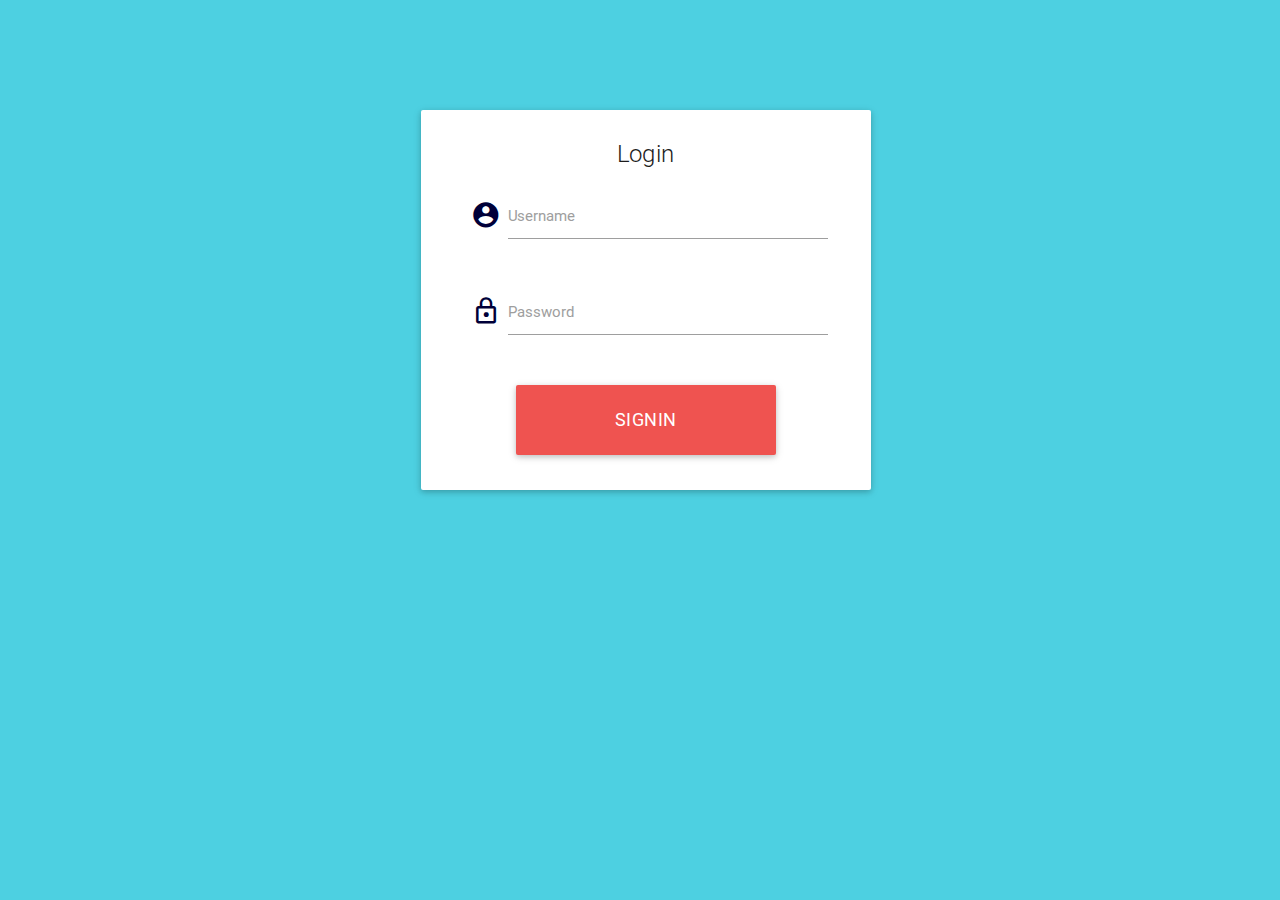
<file: login.html>
<html>
    <head>
        <meta charset="utf-8">
        <title>Welcome</title>
        
        <link href="css/materialize.min.css" rel="stylesheet">
        <link href="css/loginStyle.css" rel="stylesheet">
    </head>
    <body>

        
        <div class="row" style="text-align:center;">
            <div class="col s12 m4" >
                <div class="card" style="width:450px;">
                    <div class="card-content">
                        <span class="card-title" style="color:#1c1c1c;">Login</span>
                        <p>
                            <form class="col s12">
                                <div class="row center">
                                    <div class="input-field col s12">
                                        <i class="mdi-action-account-circle prefix"></i>
                                        <input id="user" type="text" class="validate">
                                        <label for="user">Username</label>
                                    </div>
                                </div>
                                <div class="row center">
                                    <div class="input-field col s12">
                                        <i class="mdi-action-lock-outline prefix"></i>
                                        <input id="pass" type="password" class="validate">
                                        <label for="pass">Password</label>
                                    </div>
                                </div>
                                <div class="row center">
                                    <div class="input-field col s12">
                                        <input id="signin" type="submit" value="Signin" class="btn">
                                    </div>
                                </div>
                            </form>
                        </p>
                    </div>
                </div>
            </div>
        </div>
        
        <!--Scripts-->
        <script src="js/jquery.js"></script>
        <script src="js/materialize.min.js"></script>
    </body>
</html>
</file>
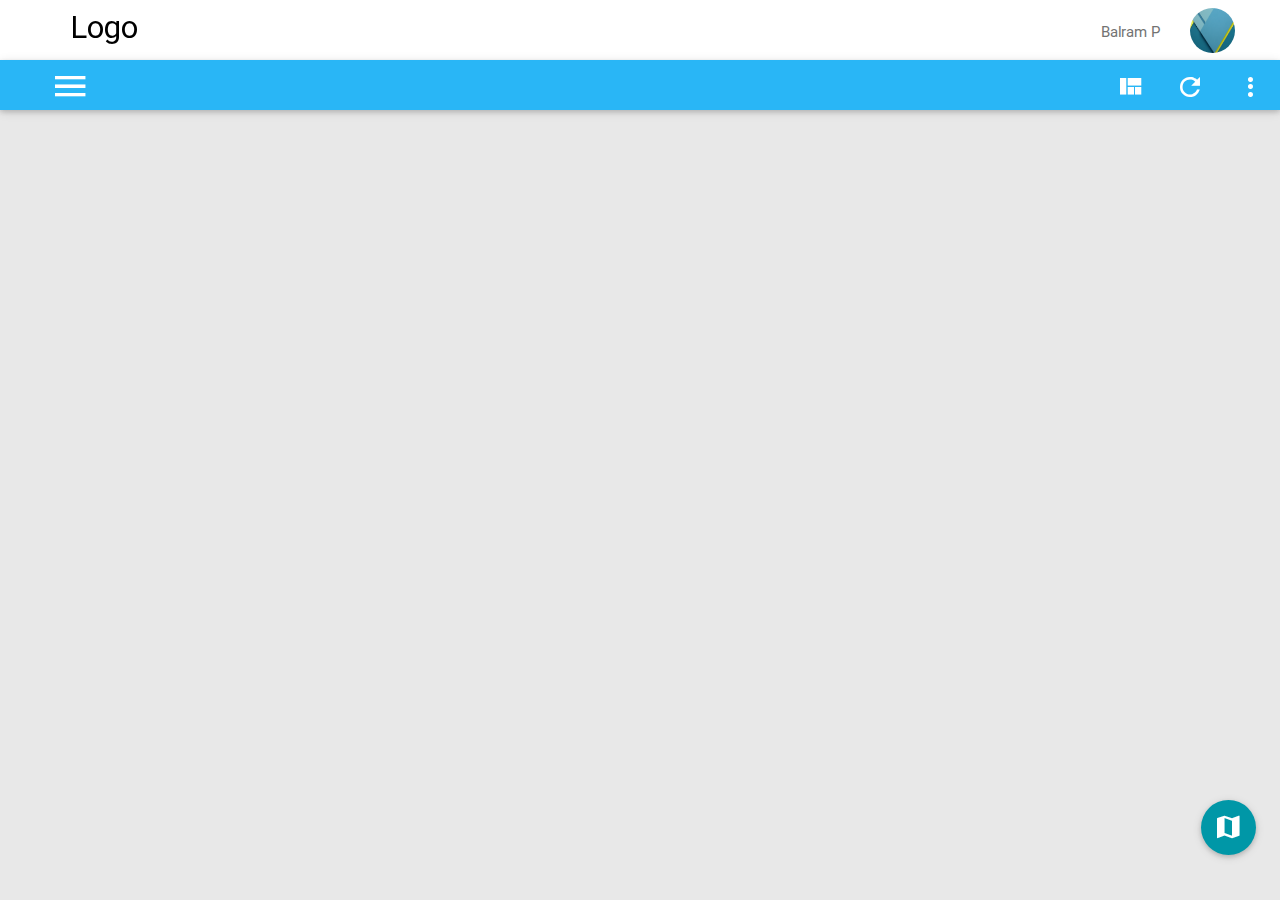
<file: map_view.html>
<!DOCTYPE html>
<html lang="en">
<head>
    <meta http-equiv="Content-Type" content="text/html; charset=UTF-8"/>
    <meta name="viewport" content="width=device-width, initial-scale=1, maximum-scale=1.0, user-scalable=no"/>
    <title>HomePage</title>
    
    <!-- CSS  -->
    <link href="css/materialize.css" type="text/css" rel="stylesheet" media="screen,projection"/>
    <link rel="stylesheet" href="sidr/stylesheets/jquery.sidr.dark.css">
    <link href="css/style.css" type="text/css" rel="stylesheet" media="screen,projection"/>
    <script src='https://api.tiles.mapbox.com/mapbox.js/v2.1.9/mapbox.js'></script>
    <link href='https://api.tiles.mapbox.com/mapbox.js/v2.1.9/mapbox.css' rel='stylesheet' />

</head>
<body>
    <nav class="white" style="height:60px;position:fixed;z-index:5000;" role="navigation">
        <div id="deatil-tab" class="nav-wrapper">
            <a id="logo-container" href="#" class="brand-logo black-text">Logo</a>
            <ul class="right">
                <li>
                    <a class="userd">Balram P</a>
                </li>
                <li>
                    <a id="user-data" href="#" class="black-text">
                        <img id="user-img" class="circle responsive-img" src="img/wall.jpg">
                    </a>
                </li>
            </ul>
        </div>
    </nav>
    <nav class="light-blue lighten-1" style="top:60px;height:50px;position:fixed;z-index:5000;" role="navigation">
        <div class="nav-wrapper">
            <ul class="right hide-on-med-and-down" id="right-tabs" style="display:block;padding-left:50px;">
                <li>
                    <a href="#" class="no-hover tooltipped" data-position="bottom" data-delay="50" data-tooltip="DashBoard">
                        <i class="mdi-action-view-quilt"></i>
                    </a>
                </li>
                <li>
                    <a href="#" class="no-hover tooltipped" data-position="bottom" data-delay="50" data-tooltip="Refresh">
                        <i class="mdi-navigation-refresh"></i>
                    </a>
                </li>
                <li>
                    <a href="#" class="no-hover tooltipped" data-position="bottom" data-delay="50" data-tooltip="More" id="right-menu" href="#right-menu">
                        <i class="mdi-navigation-more-vert"></i>
                    </a>
                </li>
            </ul>
            <ul id="nav-mobile" class="side-nav" style="top:60px;">
                <li><a href="#">Home</a></li>
                <li><a href="#">Recent Cards</a></li>
                <li><a href="#">Reminder</a></li>
                <li><a href="#">About Us</a></li>
            </ul>
            <a href="#" data-activates="nav-mobile" class="button-collapse" style="display:block;padding-left:50px;margin-top:-5px;">
                <i class="mdi-navigation-menu"></i>
            </a>
        </div>
    </nav>
    
    <div id="sidr-right" class="sidr right">
        <ul>
            <li class="active"><a href="#">Sample link 1</a></li>
            <li><a href="#">Sample link 2</a></li>
            <li><a href="#">Sample link 3</a></li>
            <li><a href="#">Sample link 4</a></li>
            <li><a href="#">Sample link 5</a></li>
        </ul>
    </div>
    
    <div class="fixed-action-btn" style="bottom: 45px; right: 24px;">
        <a class="btn-floating btn-large cyan darken-2">
            <i class="large mdi-maps-map" style="font-size:30px;color:#fff;"></i>
        </a>
        <ul>
            <li>
                <a class="btn-floating  grey lighten-4 btn tooltipped modal-trigger" href="#modal1" data-position="left" data-delay="50" data-tooltip="Satellite View">
                    <i style="color:#1c1c1c;" class="mdi-maps-satellite"></i>
                </a>
            </li>
            <li>
                <a class="btn-floating  grey lighten-4 btn tooltipped modal-trigger" href="#addVenue" data-position="left" data-delay="50" data-tooltip="Add Venue">
                    <i style="color:#1c1c1c;" class="mdi-maps-pin-drop"></i>
                </a>
            </li>
            <li>
                <a class="btn-floating  grey lighten-4 btn tooltipped modal-trigger" href="#locations" data-position="left" data-delay="50" data-tooltip="My Venues">
                    <i style="color:#1c1c1c;" class="mdi-maps-my-location"></i>
                </a>
            </li>
            <li>
                <a class="btn-floating  grey lighten-4 btn tooltipped" data-position="left" data-delay="50" data-tooltip="Search">
                    <i style="color:#1c1c1c;" class="mdi-action-search"></i>
                </a>
            </li>
        </ul>
    </div>
    <!--Map View-->
    <div id="map" style="height:665px;"></div>
    
    <!--Modal Structures-->
    <div id="locations" class="modal" style="z-index:9999;">
        <div class="modal-content">
            <h4>My Venues</h4>
            <p>No Venues.</p>
        </div>
        <div class="modal-footer">
            <a href="#!" class=" modal-action modal-close waves-effect waves-green btn-flat">Dismiss</a>
        </div>
    </div>

    <div id="addVenue" class="modal" style="z-index:9999;max-height:600px;">
        <div class="modal-content">
            <h4>New Venue</h4>
            <form>
                <div class="row center frm-in">
                    <div class="input-field col s12">
                        <i class="mdi-maps-place prefix"></i>
                        <input id="user" type="text" class="validate">
                        <label for="user">Venue Name</label>
                    </div>
                </div>
                <div class="row center frm-in">
                    <div class="input-field col s12">
                        <i class="mdi-maps-my-location prefix"></i>
                        <input id="user" type="text" class="validate">
                        <label for="user">Address</label>
                    </div>
                </div>
                <div class="row center frm-in">
                    <div class="input-field col s12">
                        <i class="mdi-editor-mode-edit prefix"></i>
                        <textarea length="120" class="materialize-textarea"></textarea>
                        <label for="icon_prefix2">Description</label>
                    </div>
                </div>
                <div class="row center frm-in">
                    <input class="" name="group1" type="radio" id="test1" checked="true"/>
                    <label for="test1">Public</label>
                    <input class="" name="group1" type="radio" id="test2" />
                    <label for="test2">Private</label>
                </div>
                <div class="row frm-in">
                    <a class="modal-action modal-close waves-effect waves-light btn left">
                        <i class="mdi-navigation-arrow-back left"></i>Cancel
                    </a>
                    <input id="venue" type="submit" value="Add Venue" value="Add Venue" class="btn right">
                </div>      
            </form>
        </div>
    </div>

     <!--  Scripts-->
  <script src="js/jquery.js"></script>
  <script src="js/materialize.js"></script>
  <script src="js/init.js"></script>
    <script type='text/javascript' src='js/isotope.min.js'></script>
    <script type='text/javascript' src='js/packery-mode.pkgd.min.js'></script>
    <script type='text/javascript' src='sidr/jquery.sidr.min.js'></script>
    <script type='text/javascript' src='js/main.js'></script>
    <script type='text/javascript' src='js/map.js'></script>
  </body>
</html>
</file>
<file: css/style.css>
body{
    background: #e8e8e8;
}

.icon-block {
    padding: 0 15px;
}

#nav-mobile li {
    height:50px;
}

#nav-mobile li a{
    line-height: 52px;
}

#nav-mobile li a:hover{
    line-height: 52px;
    font-weight: 600;
}

.userd{
    color: #737373;
    background: #fff;
}

#user-img{
    margin-top: 8px;
    height: 45px;
    width: 45px;
}

#user-data,#user-data:hover,.userd:hover{
    background: #fff;
}

#logo-container{
    margin-top: -5px;
}
#deatil-tab{
    padding-left: 70px;    
    padding-right: 30px;
}

.search {
    margin-bottom: 5px;
}

input.search {
    display: none;
    width: 400px;
    background: #fff!important;
    color: #000;
    padding: 0px 10px;
}

.no-hover, .no-hover:hover{
    background-color: transparent;
}

.nav-wrapper #right-tabs li{
    height: 50px;
    line-height: 50px;
}

.nav-wrapper #right-tabs li a{
    margin-top: -5px;
}
</file>
<file: css/loginStyle.css>
html,
body {
    width: 100%;
    height: 100%;
}

body {
    background: #4dd0e1;
    padding-top: 8%;
    padding-left: 32%;
    color:#000039;
}

#signin {
    background-color: #ef5350;
    width: 260px;
    height: 70px;
    line-height: 70px;
    font-size: 18px;
    font-weight: 400;
}
</file>
